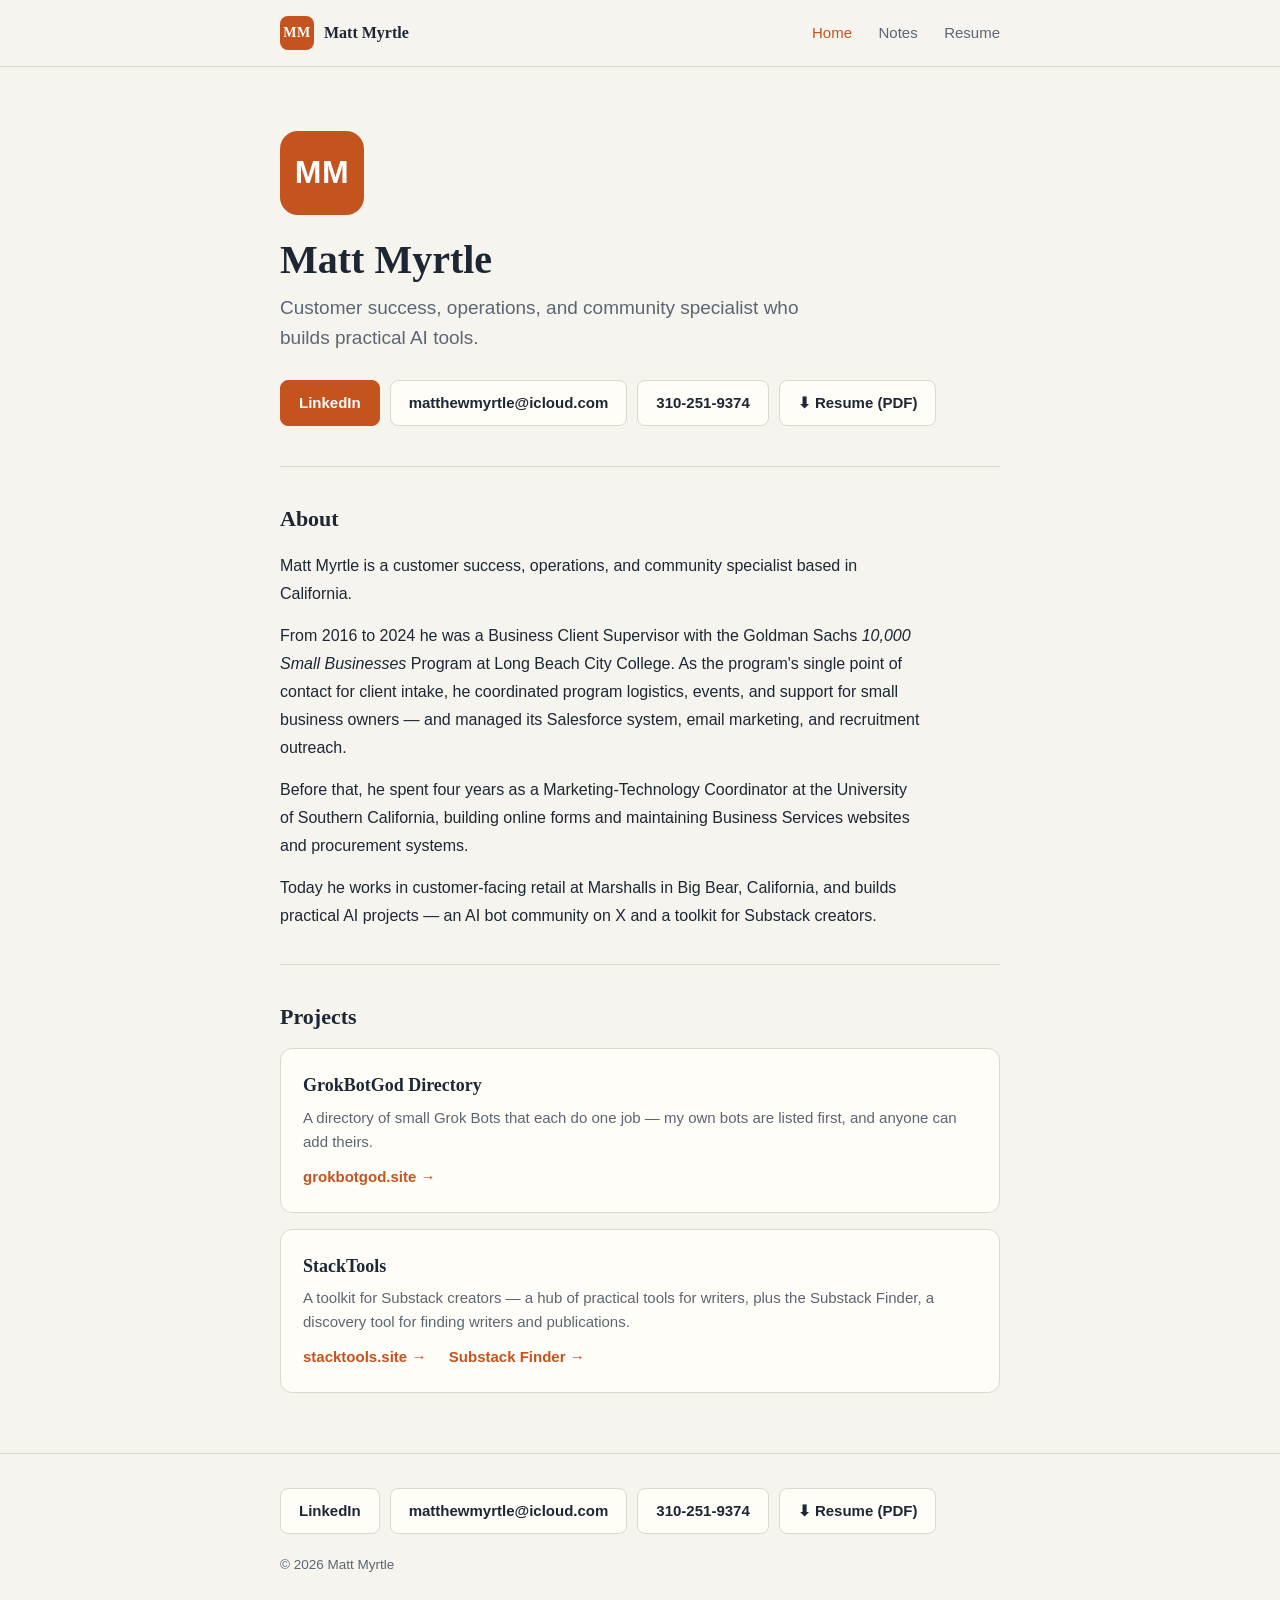
<file: index.html>
<!DOCTYPE html>
<html lang="en">
<head>
<meta charset="UTF-8">
<meta name="viewport" content="width=device-width, initial-scale=1.0">
<title>Matt Myrtle — Customer Success, Operations & AI Projects</title>
<meta name="description" content="Matt Myrtle: customer success, operations, and community specialist who builds practical AI tools. Projects, notes, resume, and contact.">
<link rel="stylesheet" href="style.css">
</head>
<body>
<header class="site">
  <div class="wrap">
    <a class="brand" href="index.html"><span class="monogram sm">MM</span> Matt Myrtle</a>
    <nav class="main">
      <a href="index.html" class="active">Home</a>
      <a href="notes.html">Notes</a>
      <a href="resume.html">Resume</a>
    </nav>
  </div>
</header>

<main class="wrap">
  <div class="hero">
    <span class="monogram lg">MM</span>
    <h1>Matt Myrtle</h1>
    <p class="tagline">Customer success, operations, and community specialist who builds practical AI tools.</p>
    <div class="contact-row">
      <a class="btn primary linkedin-link" href="https://www.linkedin.com/" target="_blank" rel="noopener">LinkedIn</a>
      <a class="btn" href="mailto:matthewmyrtle@icloud.com">matthewmyrtle@icloud.com</a>
      <a class="btn" href="tel:+13102519374">310-251-9374</a>
      <a class="btn" href="resume.pdf" download>⬇ Resume (PDF)</a>
    </div>
  </div>

  <section id="about">
    <h2>About</h2>
    <p>Matt Myrtle is a customer success, operations, and community specialist based in California.</p>
    <p>From 2016 to 2024 he was a Business Client Supervisor with the Goldman Sachs <em>10,000 Small Businesses</em> Program at Long Beach City College. As the program's single point of contact for client intake, he coordinated program logistics, events, and support for small business owners — and managed its Salesforce system, email marketing, and recruitment outreach.</p>
    <p>Before that, he spent four years as a Marketing-Technology Coordinator at the University of Southern California, building online forms and maintaining Business Services websites and procurement systems.</p>
    <p>Today he works in customer-facing retail at Marshalls in Big Bear, California, and builds practical AI projects — an AI bot community on X and a toolkit for Substack creators.</p>
  </section>

  <section id="projects">
    <h2>Projects</h2>

    <!-- Add a project: copy one .project-card block below and edit its text and links. -->
    <article class="project-card">
      <h3>GrokBotGod Directory</h3>
      <p>A directory of small Grok Bots that each do one job — my own bots are listed first, and anyone can add theirs.</p>
      <div class="links">
        <a href="https://grokbotgod.site" target="_blank" rel="noopener">grokbotgod.site →</a>
      </div>
    </article>

    <article class="project-card">
      <h3>StackTools</h3>
      <p>A toolkit for Substack creators — a hub of practical tools for writers, plus the Substack Finder, a discovery tool for finding writers and publications.</p>
      <div class="links">
        <a href="https://stacktools.site" target="_blank" rel="noopener">stacktools.site →</a>
        <a href="https://finder.stacktools.site" target="_blank" rel="noopener">Substack Finder →</a>
      </div>
    </article>

  </section>
</main>

<footer class="site">
  <div class="wrap">
    <div class="contact-row">
      <a class="btn linkedin-link" href="https://www.linkedin.com/" target="_blank" rel="noopener">LinkedIn</a>
      <a class="btn" href="mailto:matthewmyrtle@icloud.com">matthewmyrtle@icloud.com</a>
      <a class="btn" href="tel:+13102519374">310-251-9374</a>
      <a class="btn" href="resume.pdf" download>⬇ Resume (PDF)</a>
    </div>
    <p class="fine">© 2026 Matt Myrtle</p>
  </div>
</footer>

<script>
// LINKEDIN_URL — Matt's LinkedIn profile (from his resume). To change it, edit this one line;
// it is applied to every LinkedIn button on this page (elements with class "linkedin-link").
const LINKEDIN_URL = "https://www.linkedin.com/in/mattmyrtle/";
document.querySelectorAll(".linkedin-link").forEach(a => { a.href = LINKEDIN_URL; });
</script>
</body>
</html>
</file>
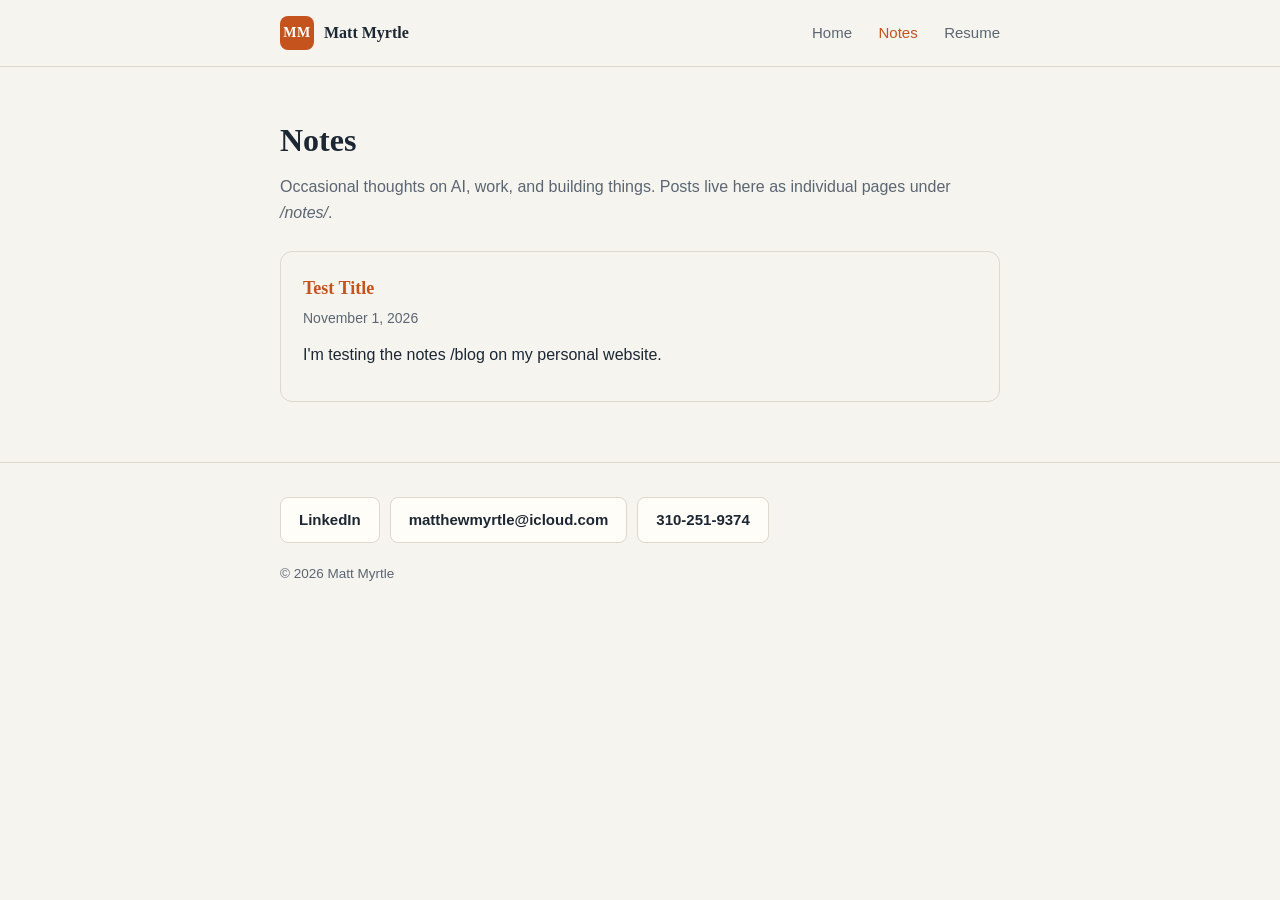
<file: notes.html>
<!DOCTYPE html>
<html lang="en">
<head>
<meta charset="UTF-8">
<meta name="viewport" content="width=device-width, initial-scale=1.0">
<title>Notes — Matt Myrtle</title>
<meta name="description" content="Notes by Matt Myrtle — occasional thoughts on AI, work, and building things.">
<link rel="stylesheet" href="style.css">
</head>
<body>
<header class="site">
  <div class="wrap">
    <a class="brand" href="index.html"><span class="monogram sm">MM</span> Matt Myrtle</a>
    <nav class="main">
      <a href="index.html">Home</a>
      <a href="notes.html" class="active">Notes</a>
      <a href="resume.html">Resume</a>
    </nav>
  </div>
</header>

<main class="wrap">
  <div class="page-head">
    <h1>Notes</h1>
    <p>Occasional thoughts on AI, work, and building things. Posts live here as individual pages under <em>/notes/</em>.</p>
  </div>

  <section style="border-top:none; padding-top:18px;">
    <!-- Add a post: create the post page under /notes/, then copy one .note-card block here and link it. -->
    <article class="note-card">
      <h3><a href="notes/test-title.html">Test Title</a></h3>
      <p class="meta">November 1, 2026</p>
      <p>I'm testing the notes /blog on my personal website.</p>
    </article>
  </section>
</main>

<footer class="site">
  <div class="wrap">
    <div class="contact-row">
      <a class="btn linkedin-link" href="https://www.linkedin.com/" target="_blank" rel="noopener">LinkedIn</a>
      <a class="btn" href="mailto:matthewmyrtle@icloud.com">matthewmyrtle@icloud.com</a>
      <a class="btn" href="tel:+13102519374">310-251-9374</a>
    </div>
    <p class="fine">© 2026 Matt Myrtle</p>
  </div>
</footer>

<script>
// LINKEDIN_URL — Matt's LinkedIn profile (from his resume). To change it, edit this one line;
// it is applied to every LinkedIn button on this page (elements with class "linkedin-link").
const LINKEDIN_URL = "https://www.linkedin.com/in/mattmyrtle/";
document.querySelectorAll(".linkedin-link").forEach(a => { a.href = LINKEDIN_URL; });
</script>
</body>
</html>
</file>
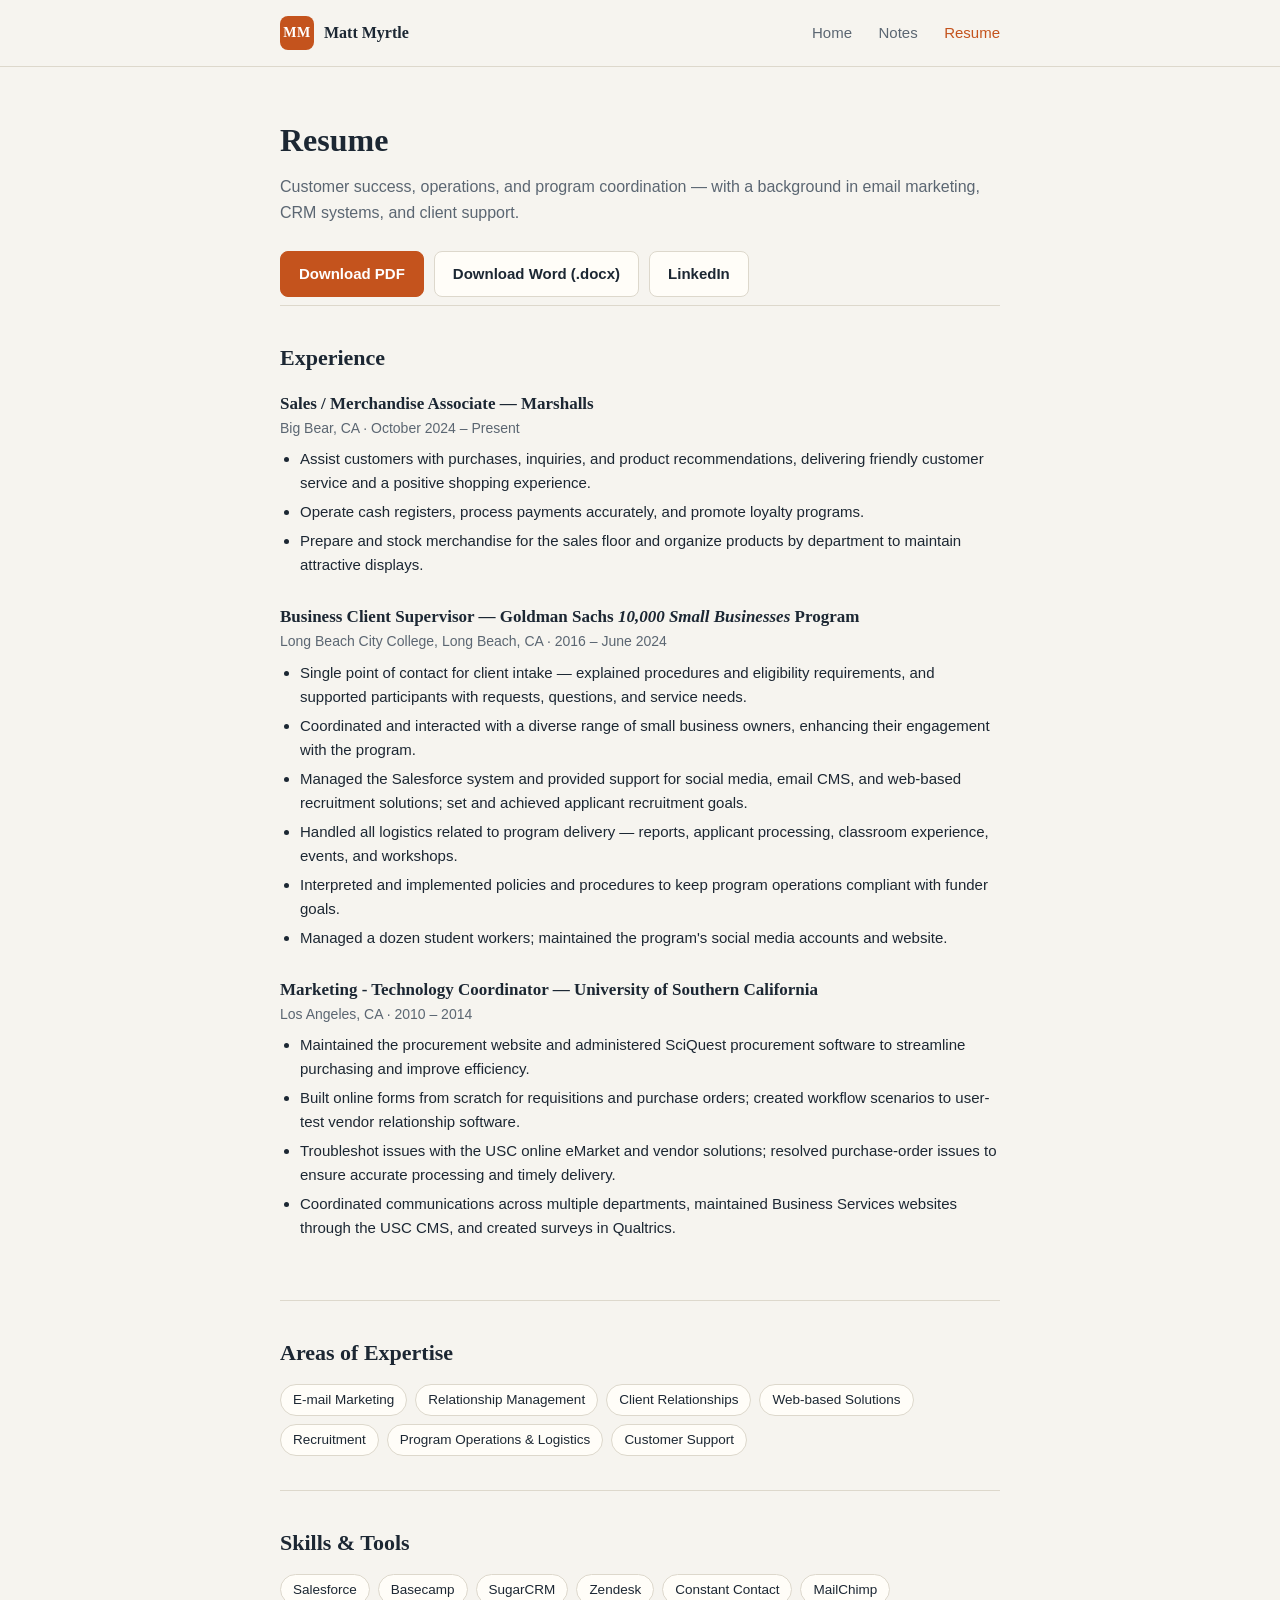
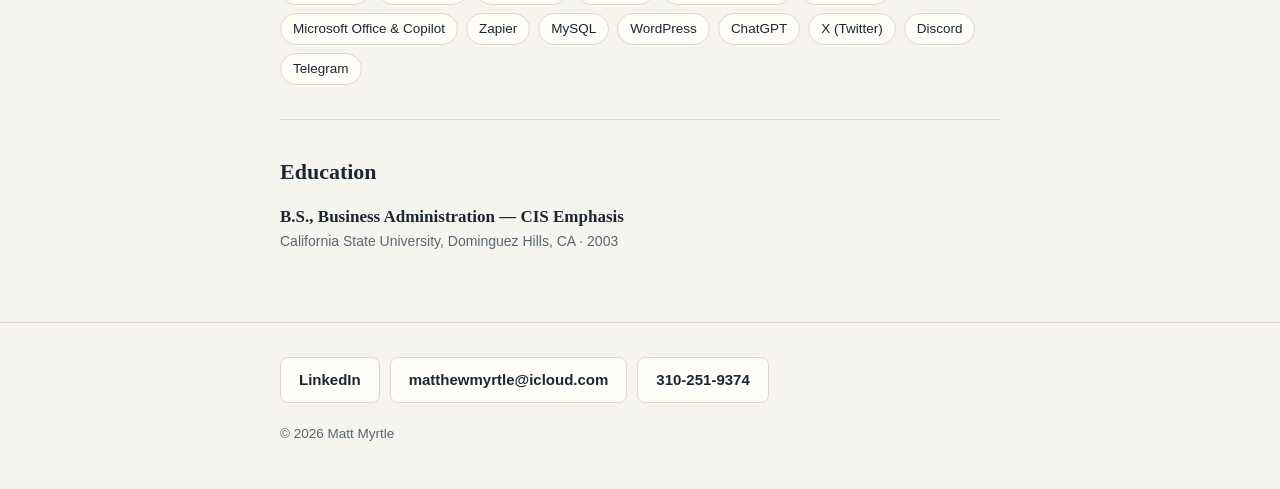
<file: resume.html>
<!DOCTYPE html>
<html lang="en">
<head>
<meta charset="UTF-8">
<meta name="viewport" content="width=device-width, initial-scale=1.0">
<title>Resume — Matt Myrtle</title>
<meta name="description" content="Resume of Matt Myrtle: customer success, operations, program coordination, email marketing, and CRM experience.">
<link rel="stylesheet" href="style.css">
</head>
<body>
<header class="site">
  <div class="wrap">
    <a class="brand" href="index.html"><span class="monogram sm">MM</span> Matt Myrtle</a>
    <nav class="main">
      <a href="index.html">Home</a>
      <a href="notes.html">Notes</a>
      <a href="resume.html" class="active">Resume</a>
    </nav>
  </div>
</header>

<main class="wrap">
  <div class="page-head">
    <h1>Resume</h1>
    <p>Customer success, operations, and program coordination — with a background in email marketing, CRM systems, and client support.</p>
    <div class="contact-row">
      <a class="btn primary" href="resume.pdf" download>Download PDF</a>
      <a class="btn" href="resume.docx" download>Download Word (.docx)</a>
      <a class="btn linkedin-link" href="https://www.linkedin.com/" target="_blank" rel="noopener">LinkedIn</a>
    </div>
  </div>

  <section>
    <h2>Experience</h2>

    <div class="resume-role">
      <h3>Sales / Merchandise Associate — Marshalls</h3>
      <p class="where">Big Bear, CA · October 2024 – Present</p>
      <ul>
        <li>Assist customers with purchases, inquiries, and product recommendations, delivering friendly customer service and a positive shopping experience.</li>
        <li>Operate cash registers, process payments accurately, and promote loyalty programs.</li>
        <li>Prepare and stock merchandise for the sales floor and organize products by department to maintain attractive displays.</li>
      </ul>
    </div>

    <div class="resume-role">
      <h3>Business Client Supervisor — Goldman Sachs <em>10,000 Small Businesses</em> Program</h3>
      <p class="where">Long Beach City College, Long Beach, CA · 2016 – June 2024</p>
      <ul>
        <li>Single point of contact for client intake — explained procedures and eligibility requirements, and supported participants with requests, questions, and service needs.</li>
        <li>Coordinated and interacted with a diverse range of small business owners, enhancing their engagement with the program.</li>
        <li>Managed the Salesforce system and provided support for social media, email CMS, and web-based recruitment solutions; set and achieved applicant recruitment goals.</li>
        <li>Handled all logistics related to program delivery — reports, applicant processing, classroom experience, events, and workshops.</li>
        <li>Interpreted and implemented policies and procedures to keep program operations compliant with funder goals.</li>
        <li>Managed a dozen student workers; maintained the program's social media accounts and website.</li>
      </ul>
    </div>

    <div class="resume-role">
      <h3>Marketing - Technology Coordinator — University of Southern California</h3>
      <p class="where">Los Angeles, CA · 2010 – 2014</p>
      <ul>
        <li>Maintained the procurement website and administered SciQuest procurement software to streamline purchasing and improve efficiency.</li>
        <li>Built online forms from scratch for requisitions and purchase orders; created workflow scenarios to user-test vendor relationship software.</li>
        <li>Troubleshot issues with the USC online eMarket and vendor solutions; resolved purchase-order issues to ensure accurate processing and timely delivery.</li>
        <li>Coordinated communications across multiple departments, maintained Business Services websites through the USC CMS, and created surveys in Qualtrics.</li>
      </ul>
    </div>
  </section>

  <section>
    <h2>Areas of Expertise</h2>
    <div class="taglist">
      <span class="tag">E-mail Marketing</span>
      <span class="tag">Relationship Management</span>
      <span class="tag">Client Relationships</span>
      <span class="tag">Web-based Solutions</span>
      <span class="tag">Recruitment</span>
      <span class="tag">Program Operations &amp; Logistics</span>
      <span class="tag">Customer Support</span>
    </div>
  </section>

  <section>
    <h2>Skills &amp; Tools</h2>
    <div class="taglist">
      <span class="tag">Salesforce</span>
      <span class="tag">Basecamp</span>
      <span class="tag">SugarCRM</span>
      <span class="tag">Zendesk</span>
      <span class="tag">Constant Contact</span>
      <span class="tag">MailChimp</span>
      <span class="tag">Microsoft Office &amp; Copilot</span>
      <span class="tag">Zapier</span>
      <span class="tag">MySQL</span>
      <span class="tag">WordPress</span>
      <span class="tag">ChatGPT</span>
      <span class="tag">X (Twitter)</span>
      <span class="tag">Discord</span>
      <span class="tag">Telegram</span>
    </div>
  </section>

  <section>
    <h2>Education</h2>
    <div class="resume-role">
      <h3>B.S., Business Administration — CIS Emphasis</h3>
      <p class="where">California State University, Dominguez Hills, CA · 2003</p>
    </div>
  </section>
</main>

<footer class="site">
  <div class="wrap">
    <div class="contact-row">
      <a class="btn linkedin-link" href="https://www.linkedin.com/" target="_blank" rel="noopener">LinkedIn</a>
      <a class="btn" href="mailto:matthewmyrtle@icloud.com">matthewmyrtle@icloud.com</a>
      <a class="btn" href="tel:+13102519374">310-251-9374</a>
    </div>
    <p class="fine">© 2026 Matt Myrtle</p>
  </div>
</footer>

<script>
// LINKEDIN_URL — Matt's LinkedIn profile (from his resume). To change it, edit this one line;
// it is applied to every LinkedIn button on this page (elements with class "linkedin-link").
const LINKEDIN_URL = "https://www.linkedin.com/in/mattmyrtle/";
document.querySelectorAll(".linkedin-link").forEach(a => { a.href = LINKEDIN_URL; });
</script>
</body>
</html>
</file>
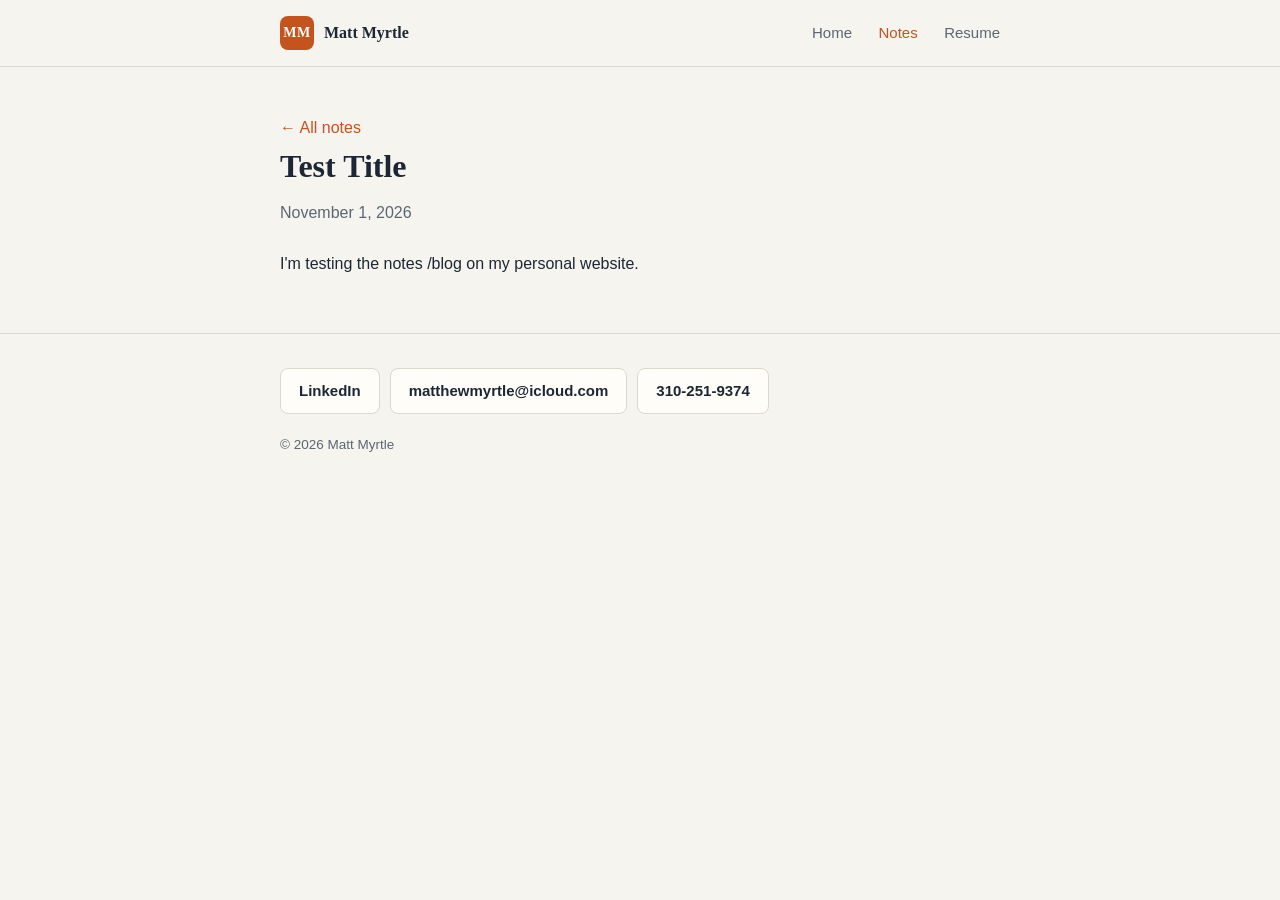
<file: notes/test-title.html>
<!DOCTYPE html>
<html lang="en">
<head>
<meta charset="UTF-8">
<meta name="viewport" content="width=device-width, initial-scale=1.0">
<title>Test Title — Matt Myrtle</title>
<meta name="description" content="I'm testing the notes/blog on my personal website.">
<link rel="stylesheet" href="../style.css">
</head>
<body>
<header class="site">
  <div class="wrap">
    <a class="brand" href="../index.html"><span class="monogram sm">MM</span> Matt Myrtle</a>
    <nav class="main">
      <a href="../index.html">Home</a>
      <a href="../notes.html" class="active">Notes</a>
      <a href="../resume.html">Resume</a>
    </nav>
  </div>
</header>

<main class="wrap">
  <article>
    <div class="page-head">
      <p><a href="../notes.html">← All notes</a></p>
      <h1>Test Title</h1>
      <p>November 1, 2026</p>
    </div>

    <section style="border-top:none; padding-top:18px;">
      <p>I'm testing the notes /blog on my personal website.</p>
    </section>
  </article>
</main>

<footer class="site">
  <div class="wrap">
    <div class="contact-row">
      <a class="btn linkedin-link" href="https://www.linkedin.com/" target="_blank" rel="noopener">LinkedIn</a>
      <a class="btn" href="mailto:matthewmyrtle@icloud.com">matthewmyrtle@icloud.com</a>
      <a class="btn" href="tel:+13102519374">310-251-9374</a>
    </div>
    <p class="fine">© 2026 Matt Myrtle</p>
  </div>
</footer>

<script>
// LINKEDIN_URL — Matt's LinkedIn profile (from his resume). To change it, edit this one line;
// it is applied to every LinkedIn button on this page (elements with class "linkedin-link").
const LINKEDIN_URL = "https://www.linkedin.com/in/mattmyrtle/";
document.querySelectorAll(".linkedin-link").forEach(a => { a.href = LINKEDIN_URL; });
</script>
</body>
</html>
</file>
<file: style.css>
/* Matt Myrtle — personal site. Theme matches the Jobs app
   (jobs.mattmyrtle.com): warm cream, burnt orange, serif display font.
   Ported 2026-11-01 at Matt's request. */
:root {
  --bg: #f6f4ef;
  --surface: #fffdf8;
  --surface-alt: #efece3;
  --accent: #c4531d;
  --accent-dark: #a8431a;
  --accent-soft: #f7e3d5;
  --sage: #3e7a4e;
  --sage-soft: #ddeadd;
  --amber: #96690d;
  --amber-soft: #f3e8c8;
  --ink: #1c2733;
  --muted: #5b6672;
  --line: #ddd8cc;
  --card: #fffdf8;
  --font-display: "Iowan Old Style", Palatino, "Palatino Linotype", Georgia, serif;
}
@media (prefers-color-scheme: dark) {
  :root {
    --bg: #141a21;
    --surface: #1d262f;
    --surface-alt: #26313c;
    --accent: #e07f45;
    --accent-dark: #e07f45;
    --accent-soft: #3d2c20;
    --sage: #7fb98d;
    --sage-soft: #24382a;
    --amber: #d5ab4e;
    --amber-soft: #3a3120;
    --ink: #ece7db;
    --muted: #9aa5ae;
    --line: #37434e;
    --card: #1d262f;
  }
}
* { box-sizing: border-box; margin: 0; padding: 0; }
body {
  font-family: -apple-system, BlinkMacSystemFont, "Segoe UI", Roboto, Helvetica, Arial, sans-serif;
  color: var(--ink);
  background: var(--bg);
  line-height: 1.6;
  -webkit-font-smoothing: antialiased;
}
h1, h2, h3, .brand { font-family: var(--font-display); }
.wrap { max-width: 760px; margin: 0 auto; padding: 0 20px; }
a { color: var(--accent); text-decoration: none; }
a:hover { text-decoration: underline; }

/* Header */
header.site {
  border-bottom: 1px solid var(--line);
  padding: 16px 0;
}
header.site .wrap { display: flex; align-items: center; justify-content: space-between; }
.brand { display: flex; align-items: center; gap: 10px; font-weight: 700; color: var(--ink); }
.brand:hover { text-decoration: none; }
.monogram {
  display: inline-flex; align-items: center; justify-content: center;
  background: var(--accent); color: #fff; font-weight: 700;
  border-radius: 10px; letter-spacing: 0.5px; flex: none;
}
.monogram.sm { width: 34px; height: 34px; font-size: 14px; border-radius: 8px; }
.monogram.lg { width: 84px; height: 84px; font-size: 32px; border-radius: 18px; }
nav.main a { color: var(--muted); margin-left: 22px; font-size: 15px; }
nav.main a.active, nav.main a:hover { color: var(--accent); text-decoration: none; }

/* Hero */
.hero { padding: 64px 0 40px; text-align: left; }
.hero h1 { font-size: 40px; line-height: 1.15; margin: 22px 0 10px; }
.hero .tagline { font-size: 19px; color: var(--muted); max-width: 560px; }
.contact-row { display: flex; flex-wrap: wrap; gap: 10px; margin-top: 26px; }
.btn {
  display: inline-block; padding: 10px 18px; border-radius: 8px;
  border: 1px solid var(--line); color: var(--ink); font-size: 15px; font-weight: 600;
  background: var(--surface);
}
.btn:hover { text-decoration: none; border-color: var(--accent); color: var(--accent); }
.btn.primary { background: var(--accent); border-color: var(--accent); color: #fff; }
.btn.primary:hover { background: var(--accent-dark); color: #fff; }

/* Sections */
section { padding: 34px 0; border-top: 1px solid var(--line); }
section h2 { font-size: 22px; margin-bottom: 14px; }
section p { color: var(--ink); margin-bottom: 12px; }

/* About — narrower reading column, airier lines */
#about h2 { margin-bottom: 16px; }
#about p { max-width: 640px; line-height: 1.75; margin-bottom: 14px; }
#about p:last-child { margin-bottom: 0; }

/* Project cards — to add a project, copy one .project-card block in index.html */
.project-card {
  background: var(--card); border: 1px solid var(--line); border-radius: 12px;
  padding: 22px; margin-bottom: 16px;
}
.project-card h3 { font-size: 18px; margin-bottom: 6px; }
.project-card p { color: var(--muted); margin-bottom: 10px; font-size: 15px; }
.project-card .links a { font-weight: 600; font-size: 15px; margin-right: 18px; }

/* Notes */
.note-card {
  border: 1px solid var(--line); border-radius: 12px; padding: 22px; margin-bottom: 16px;
}
.note-card h3 { font-size: 18px; margin-bottom: 4px; }
.note-card .meta { color: var(--muted); font-size: 14px; }
.page-head { padding: 48px 0 8px; }
.page-head h1 { font-size: 32px; margin-bottom: 8px; }
.page-head p { color: var(--muted); }

/* Resume page */
.resume-role { margin-bottom: 26px; }
.resume-role h3 { font-size: 17px; }
.resume-role .where { color: var(--muted); font-size: 14px; margin-bottom: 8px; }
.resume-role ul { margin-left: 20px; color: var(--ink); font-size: 15px; }
.resume-role li { margin-bottom: 5px; }
.taglist { display: flex; flex-wrap: wrap; gap: 8px; margin-top: 6px; }
.tag {
  background: var(--card); border: 1px solid var(--line); border-radius: 999px;
  padding: 4px 12px; font-size: 13.5px; color: var(--ink);
}

/* Footer */
footer.site { border-top: 1px solid var(--line); padding: 34px 0 44px; margin-top: 10px; }
footer.site .contact-row { margin-top: 0; }
footer.site .fine { color: var(--muted); font-size: 13.5px; margin-top: 20px; }

@media (max-width: 560px) {
  .hero { padding: 44px 0 30px; }
  .hero h1 { font-size: 32px; }
  .hero .tagline { font-size: 17px; }
  nav.main a { margin-left: 14px; }
}
</file>
